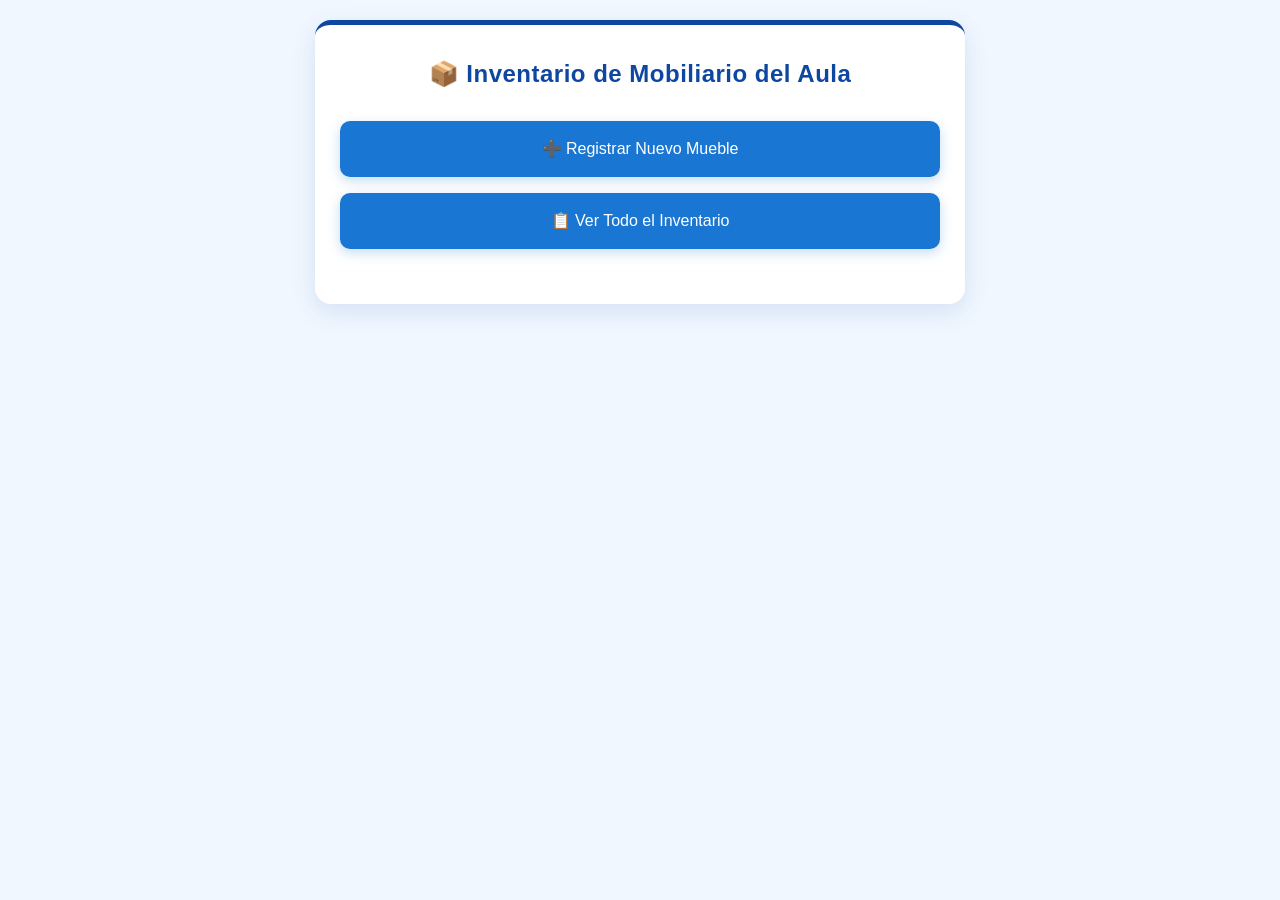
<file: index.html>
<!DOCTYPE html>
<html lang="es">
<head>
    <meta charset="UTF-8">
    <meta name="viewport" content="width=device-width, initial-scale=1.0">
    <title>Inventario Mobiliario Aula</title>
    <link rel="stylesheet" href="estilo.css">
</head>
<body>
    <div class="contenedor">
        <h1>📦 Inventario de Mobiliario del Aula</h1>
        <div class="botones">
            <a href="registrar.html" class="boton">➕ Registrar Nuevo Mueble</a>
            <a href="consultar.html" class="boton">📋 Ver Todo el Inventario</a>
        </div>
        <p class="info"></p>
    </div>
</body>
</html>
</file>
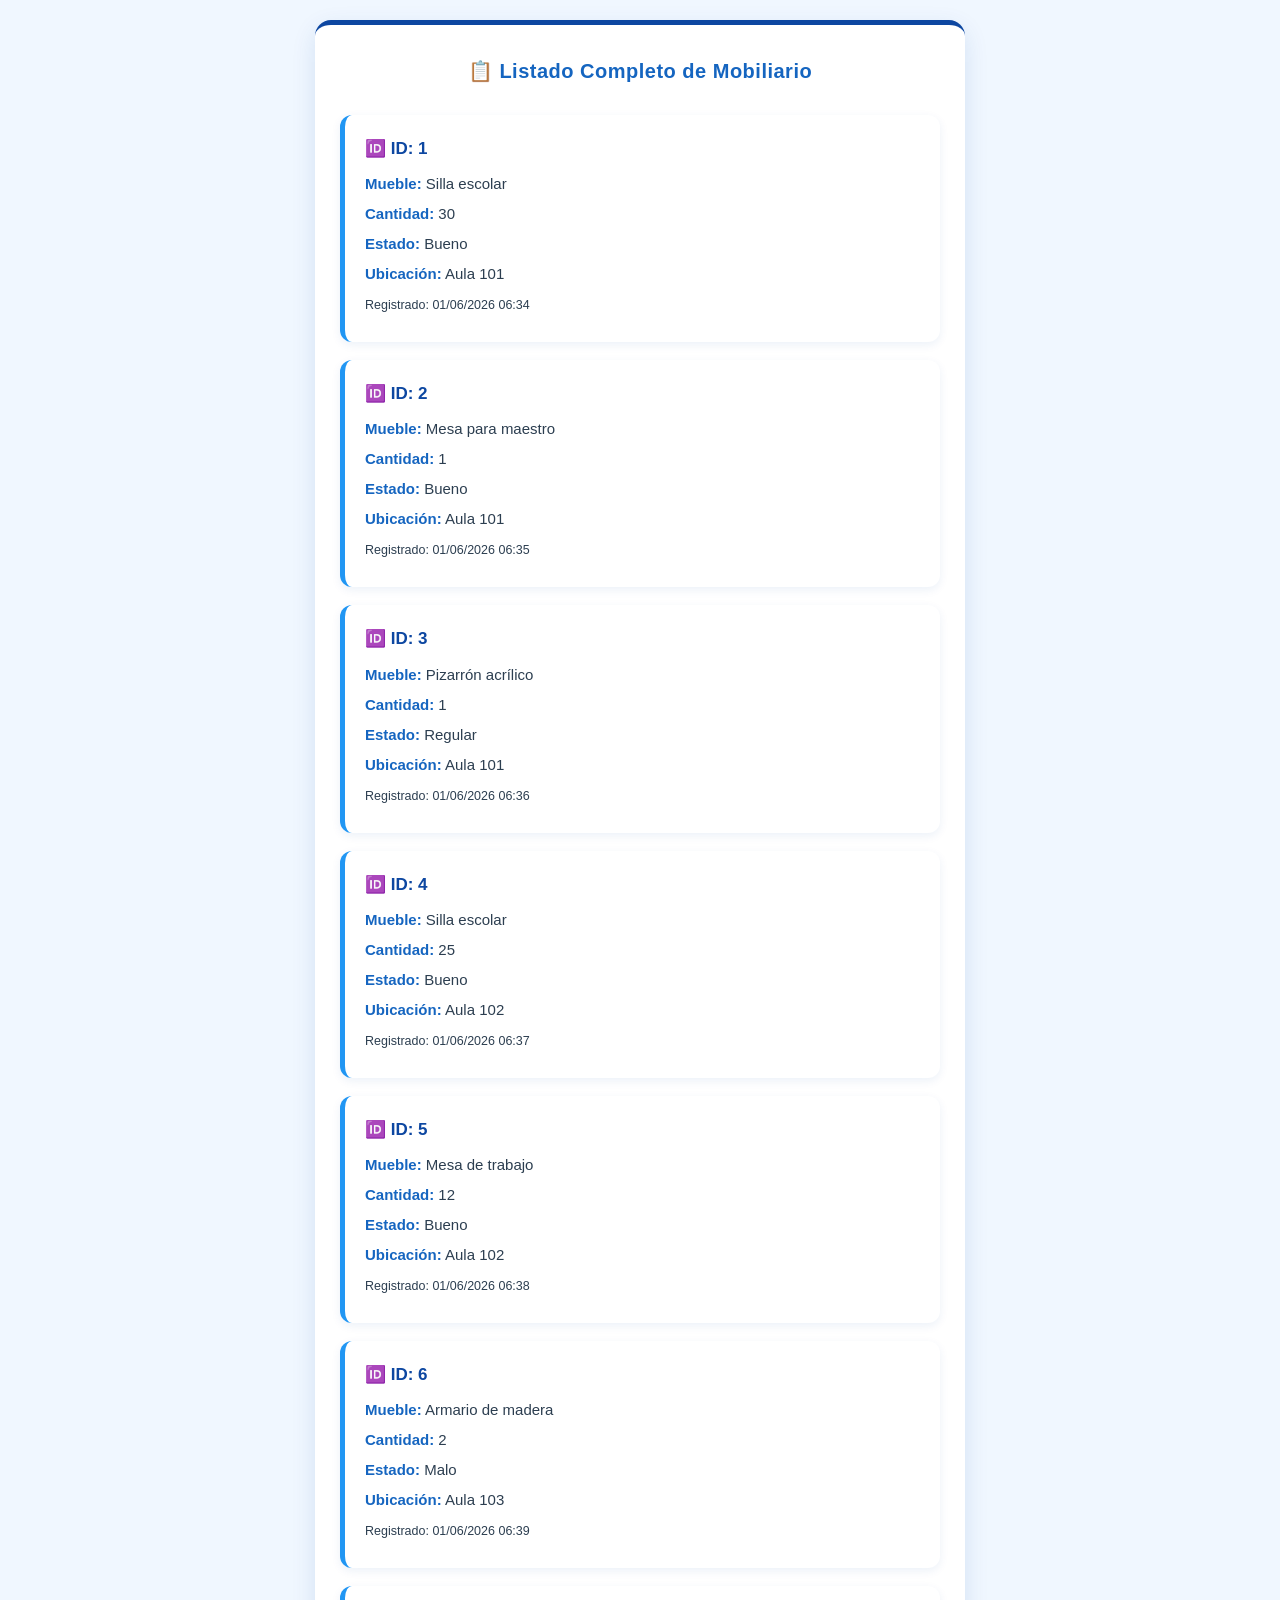
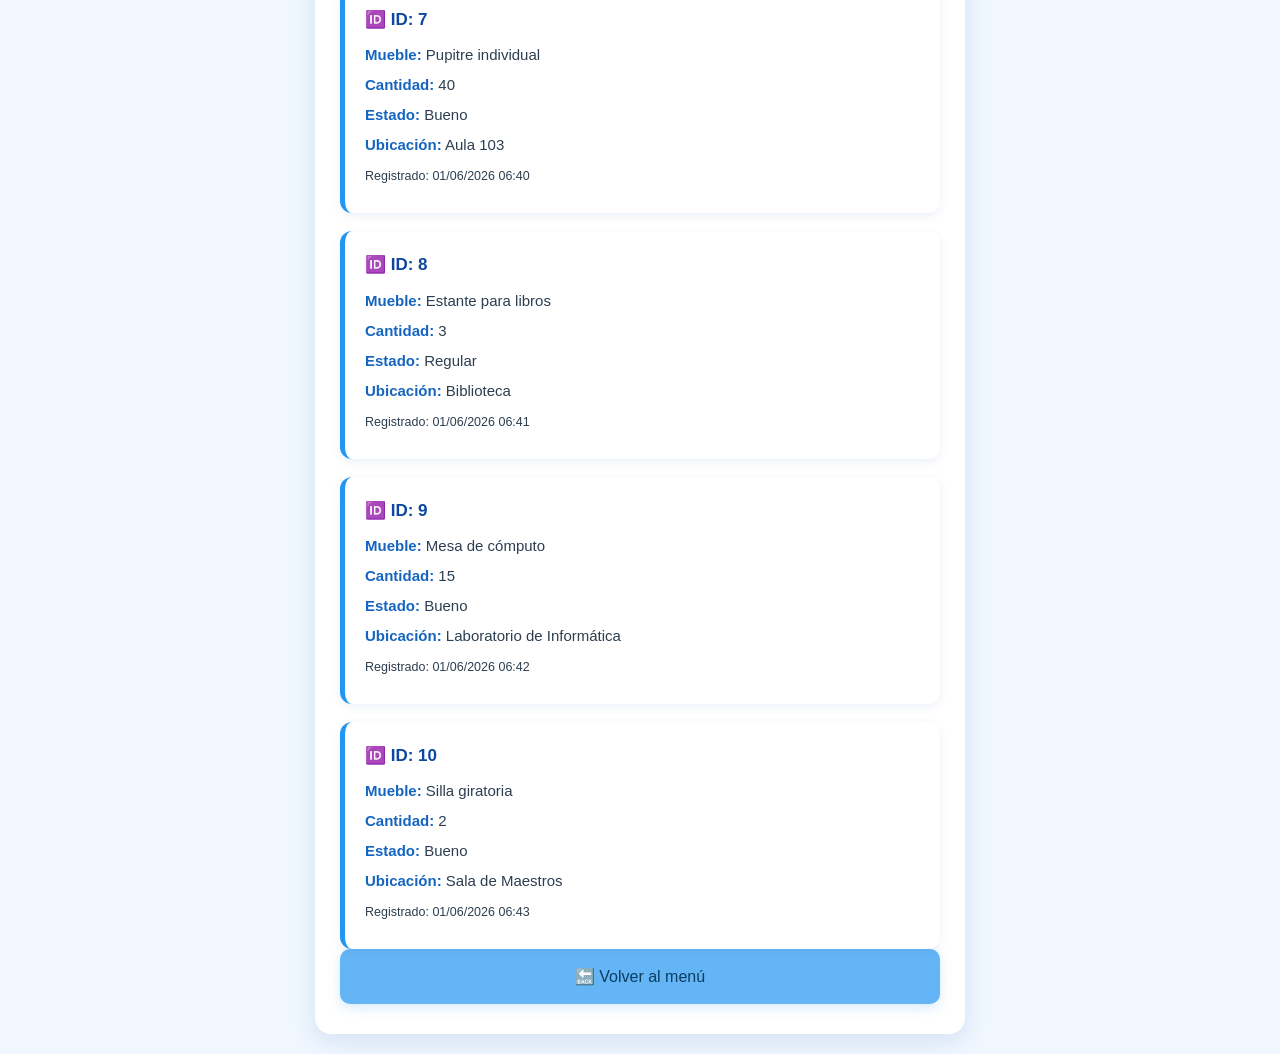
<file: consultar.html>
<!DOCTYPE html>
<html lang="es">
<head>
    <meta charset="UTF-8">
    <meta name="viewport" content="width=device-width, initial-scale=1.0">
    <title>Consultar Inventario</title>
    <link rel="stylesheet" href="estilo.css">
</head>
<body>
    <div class="contenedor">
        <h2>📋 Listado Completo de Mobiliario</h2>

        <div class="lista">
            <!-- REGISTRO 1 -->
            <div class="tarjeta">
                <h3>🆔 ID: 1</h3>
                <p><strong>Mueble:</strong> Silla escolar</p>
                <p><strong>Cantidad:</strong> 30</p>
                <p><strong>Estado:</strong> Bueno</p>
                <p><strong>Ubicación:</strong> Aula 101</p>
                <p><small>Registrado: 01/06/2026 06:34</small></p>
            </div>

            <!-- REGISTRO 2 -->
            <div class="tarjeta">
                <h3>🆔 ID: 2</h3>
                <p><strong>Mueble:</strong> Mesa para maestro</p>
                <p><strong>Cantidad:</strong> 1</p>
                <p><strong>Estado:</strong> Bueno</p>
                <p><strong>Ubicación:</strong> Aula 101</p>
                <p><small>Registrado: 01/06/2026 06:35</small></p>
            </div>

            <!-- REGISTRO 3 -->
            <div class="tarjeta">
                <h3>🆔 ID: 3</h3>
                <p><strong>Mueble:</strong> Pizarrón acrílico</p>
                <p><strong>Cantidad:</strong> 1</p>
                <p><strong>Estado:</strong> Regular</p>
                <p><strong>Ubicación:</strong> Aula 101</p>
                <p><small>Registrado: 01/06/2026 06:36</small></p>
            </div>

            <!-- REGISTRO 4 -->
            <div class="tarjeta">
                <h3>🆔 ID: 4</h3>
                <p><strong>Mueble:</strong> Silla escolar</p>
                <p><strong>Cantidad:</strong> 25</p>
                <p><strong>Estado:</strong> Bueno</p>
                <p><strong>Ubicación:</strong> Aula 102</p>
                <p><small>Registrado: 01/06/2026 06:37</small></p>
            </div>

            <!-- REGISTRO 5 -->
            <div class="tarjeta">
                <h3>🆔 ID: 5</h3>
                <p><strong>Mueble:</strong> Mesa de trabajo</p>
                <p><strong>Cantidad:</strong> 12</p>
                <p><strong>Estado:</strong> Bueno</p>
                <p><strong>Ubicación:</strong> Aula 102</p>
                <p><small>Registrado: 01/06/2026 06:38</small></p>
            </div>

            <!-- REGISTRO 6 -->
            <div class="tarjeta">
                <h3>🆔 ID: 6</h3>
                <p><strong>Mueble:</strong> Armario de madera</p>
                <p><strong>Cantidad:</strong> 2</p>
                <p><strong>Estado:</strong> Malo</p>
                <p><strong>Ubicación:</strong> Aula 103</p>
                <p><small>Registrado: 01/06/2026 06:39</small></p>
            </div>

            <!-- REGISTRO 7 -->
            <div class="tarjeta">
                <h3>🆔 ID: 7</h3>
                <p><strong>Mueble:</strong> Pupitre individual</p>
                <p><strong>Cantidad:</strong> 40</p>
                <p><strong>Estado:</strong> Bueno</p>
                <p><strong>Ubicación:</strong> Aula 103</p>
                <p><small>Registrado: 01/06/2026 06:40</small></p>
            </div>

            <!-- REGISTRO 8 -->
            <div class="tarjeta">
                <h3>🆔 ID: 8</h3>
                <p><strong>Mueble:</strong> Estante para libros</p>
                <p><strong>Cantidad:</strong> 3</p>
                <p><strong>Estado:</strong> Regular</p>
                <p><strong>Ubicación:</strong> Biblioteca</p>
                <p><small>Registrado: 01/06/2026 06:41</small></p>
            </div>

            <!-- REGISTRO 9 -->
            <div class="tarjeta">
                <h3>🆔 ID: 9</h3>
                <p><strong>Mueble:</strong> Mesa de cómputo</p>
                <p><strong>Cantidad:</strong> 15</p>
                <p><strong>Estado:</strong> Bueno</p>
                <p><strong>Ubicación:</strong> Laboratorio de Informática</p>
                <p><small>Registrado: 01/06/2026 06:42</small></p>
            </div>

            <!-- REGISTRO 10 -->
            <div class="tarjeta">
                <h3>🆔 ID: 10</h3>
                <p><strong>Mueble:</strong> Silla giratoria</p>
                <p><strong>Cantidad:</strong> 2</p>
                <p><strong>Estado:</strong> Bueno</p>
                <p><strong>Ubicación:</strong> Sala de Maestros</p>
                <p><small>Registrado: 01/06/2026 06:43</small></p>
            </div>
        </div>

        <a href="index.html" class="boton volver">🔙 Volver al menú</a>
    </div>
</body>
</html>
</file>
<file: estilo.css>
/* =============================================
   ESTILO PROFESIONAL - TEMA AZULES
   Tonos usados: Azul muy claro, Azul cielo, Azul medio, Azul oscuro
============================================= */

/* 🔹 RESET GENERAL */
* {
    margin: 0;
    padding: 0;
    box-sizing: border-box;
    font-family: 'Segoe UI', Roboto, Oxygen, Ubuntu, Cantarell, sans-serif;
}

body {
    background-color: #f0f7ff; /* Azul muy claro - Fondo general */
    padding: 20px 15px;
    line-height: 1.6;
    color: #333;
}

/* 🔹 CONTENEDOR PRINCIPAL */
.contenedor {
    max-width: 650px;
    margin: 0 auto;
    background: #ffffff;
    border-radius: 16px;
    padding: 30px 25px;
    box-shadow: 0 8px 24px rgba(13, 71, 161, 0.12); /* Sombra suave azulada */
    border-top: 5px solid #0d47a1; /* Azul oscuro - Borde superior */
}

/* 🔹 TÍTULOS */
h1, h2 {
    text-align: center;
    color: #0d47a1; /* Azul oscuro */
    margin-bottom: 28px;
    font-weight: 600;
    letter-spacing: 0.5px;
}

h1 {
    font-size: 24px;
}

h2 {
    font-size: 20px;
    color: #1565c0; /* Azul medio */
}

/* 🔹 BOTONES */
.botones {
    display: flex;
    flex-direction: column;
    gap: 16px;
    margin-bottom: 25px;
}

.boton {
    display: block;
    padding: 15px 20px;
    background-color: #1976d2; /* Azul principal / medio */
    color: #ffffff;
    text-align: center;
    text-decoration: none;
    border-radius: 10px;
    font-size: 16px;
    font-weight: 500;
    border: none;
    cursor: pointer;
    transition: all 0.3s ease;
    box-shadow: 0 4px 12px rgba(25, 118, 210, 0.25);
}

.boton:hover {
    background-color: #1565c0; /* Azul más oscuro al pasar el mouse */
    transform: translateY(-2px);
    box-shadow: 0 6px 16px rgba(21, 101, 192, 0.3);
}

.boton.volver {
    background-color: #64b5f6; /* Azul claro - Botón secundario */
    color: #0a3d62; /* Texto azul oscuro */
    box-shadow: 0 4px 12px rgba(100, 181, 246, 0.25);
}

.boton.volver:hover {
    background-color: #42a5f5; /* Azul cielo más intenso */
}

/* 🔹 FORMULARIO */
.formulario {
    display: flex;
    flex-direction: column;
    gap: 18px;
}

label {
    font-weight: 500;
    color: #0a3d62; /* Azul muy oscuro para texto */
    font-size: 15px;
}

input, select {
    padding: 14px 16px;
    border: 2px solid #bbdefb; /* Azul muy claro - Borde */
    border-radius: 10px;
    font-size: 15px;
    background-color: #fafdff;
    transition: border-color 0.3s ease;
}

input:focus, select:focus {
    outline: none;
    border-color: #1976d2; /* Azul medio al enfocar */
    background-color: #ffffff;
    box-shadow: 0 0 0 4px rgba(25, 118, 210, 0.1);
}

/* 🔹 MENSAJES DE ESTADO */
.exito {
    background: #e3f2fd; /* Azul clarísimo */
    color: #0d47a1; /* Azul oscuro */
    padding: 14px;
    border-radius: 10px;
    text-align: center;
    font-weight: 500;
    border-left: 4px solid #2196f3; /* Azul brillante */
    margin-bottom: 20px;
}

.error {
    background: #ffebee;
    color: #b71c1c;
    padding: 14px;
    border-radius: 10px;
    text-align: center;
    font-weight: 500;
    border-left: 4px solid #f44336;
    margin-bottom: 20px;
}

.aviso {
    text-align: center;
    color: #64748b;
    padding: 30px 20px;
    font-style: italic;
    background: #f8fafc;
    border-radius: 10px;
}

/* 🔹 LISTA Y TARJETAS DE REGISTROS */
.lista {
    display: flex;
    flex-direction: column;
    gap: 18px;
    margin-top: 10px;
}

.tarjeta {
    background: #ffffff;
    padding: 20px;
    border-radius: 12px;
    border-left: 5px solid #2196f3; /* Azul brillante */
    box-shadow: 0 3px 10px rgba(13, 71, 161, 0.08);
    transition: transform 0.2s ease;
}

.tarjeta:hover {
    transform: scale(1.01);
    box-shadow: 0 5px 15px rgba(13, 71, 161, 0.12);
}

.tarjeta h3 {
    color: #0d47a1; /* Azul oscuro */
    margin-bottom: 10px;
    font-size: 17px;
}

.tarjeta p {
    margin: 6px 0;
    color: #2c3e50;
    font-size: 15px;
}

.tarjeta p strong {
    color: #1565c0; /* Azul medio */
}

/* 🔹 TEXTO INFORMATIVO */
.info {
    text-align: center;
    color: #64b5f6; /* Azul claro */
    font-size: 13px;
    margin-top: 25px;
    font-style: italic;
}

/* 🔹 DISEÑO RESPONSIVO (CELULAR) */
@media (max-width: 480px) {
    .contenedor {
        padding: 22px 18px;
        margin: 0 8px;
    }

    h1 {
        font-size: 21px;
    }

    .boton {
        font-size: 15px;
        padding: 13px 16px;
    }

    .tarjeta {
        padding: 16px;
    }
}
</file>
